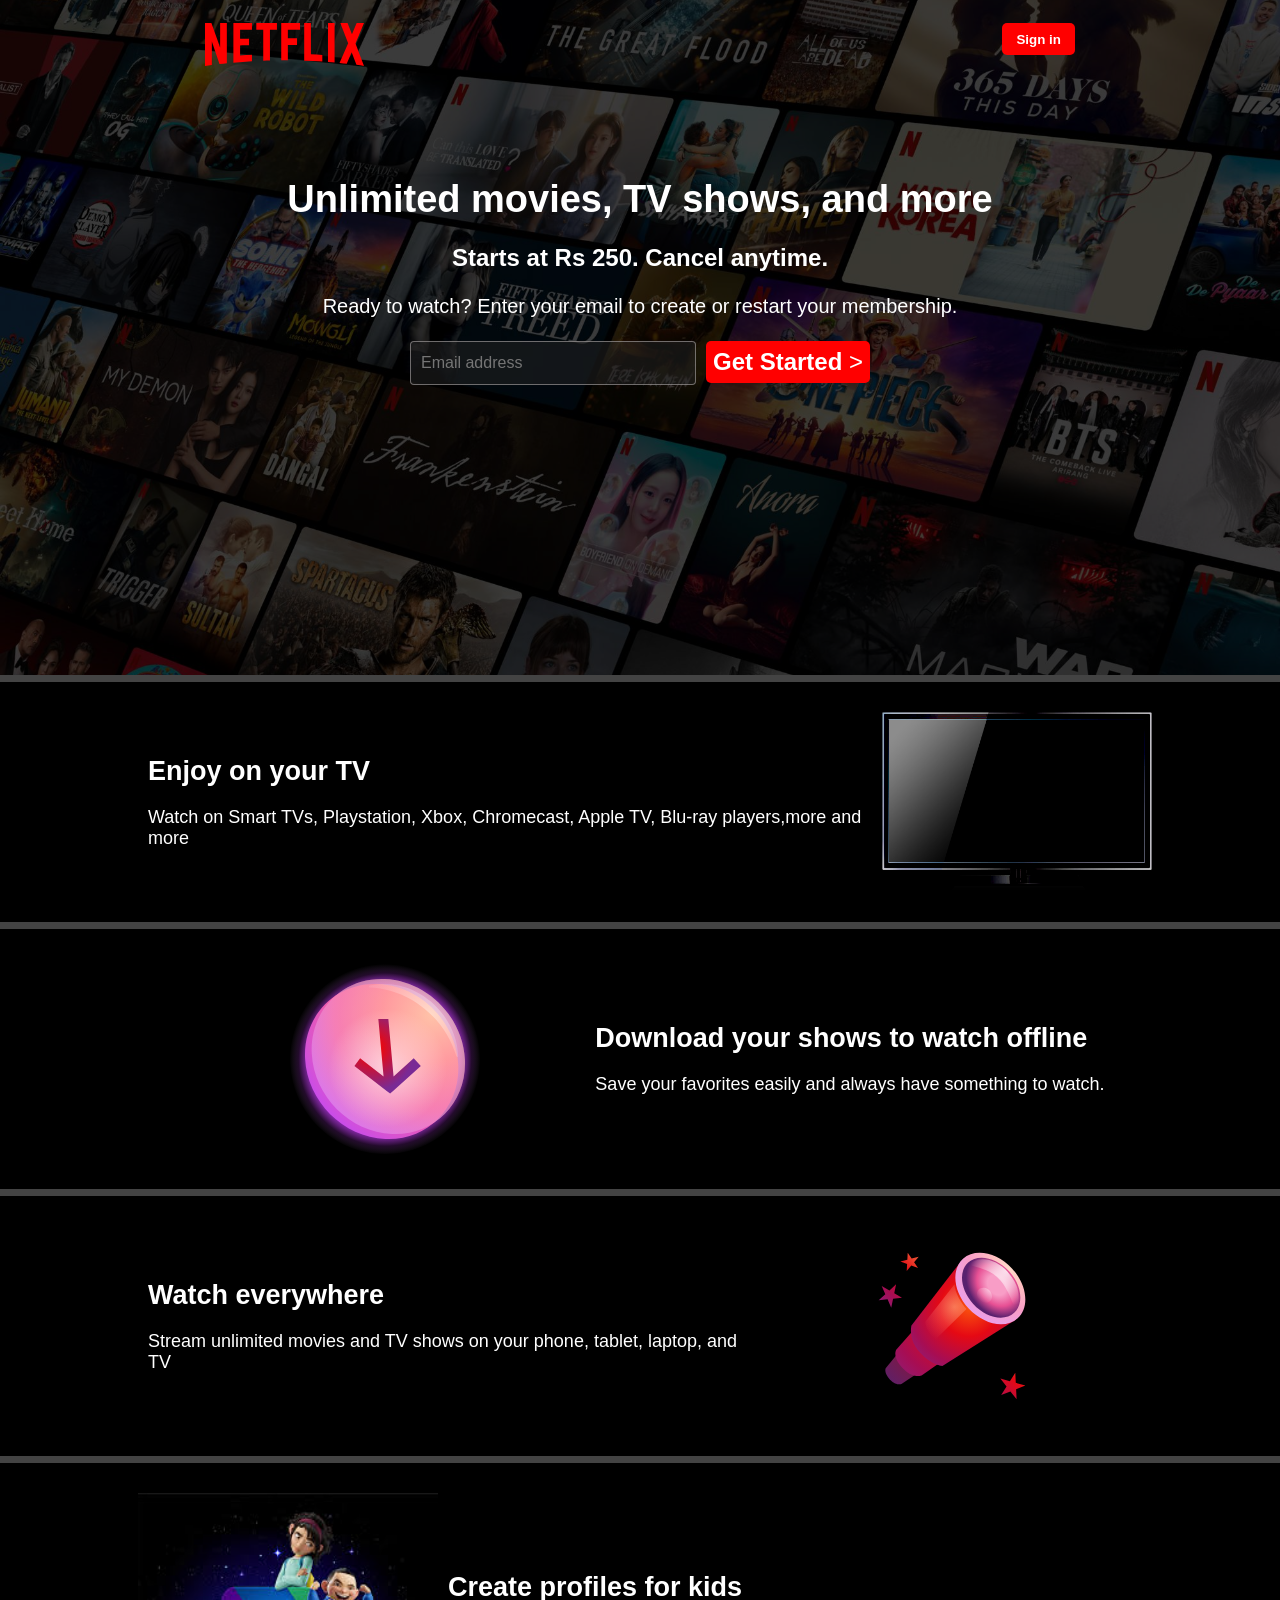
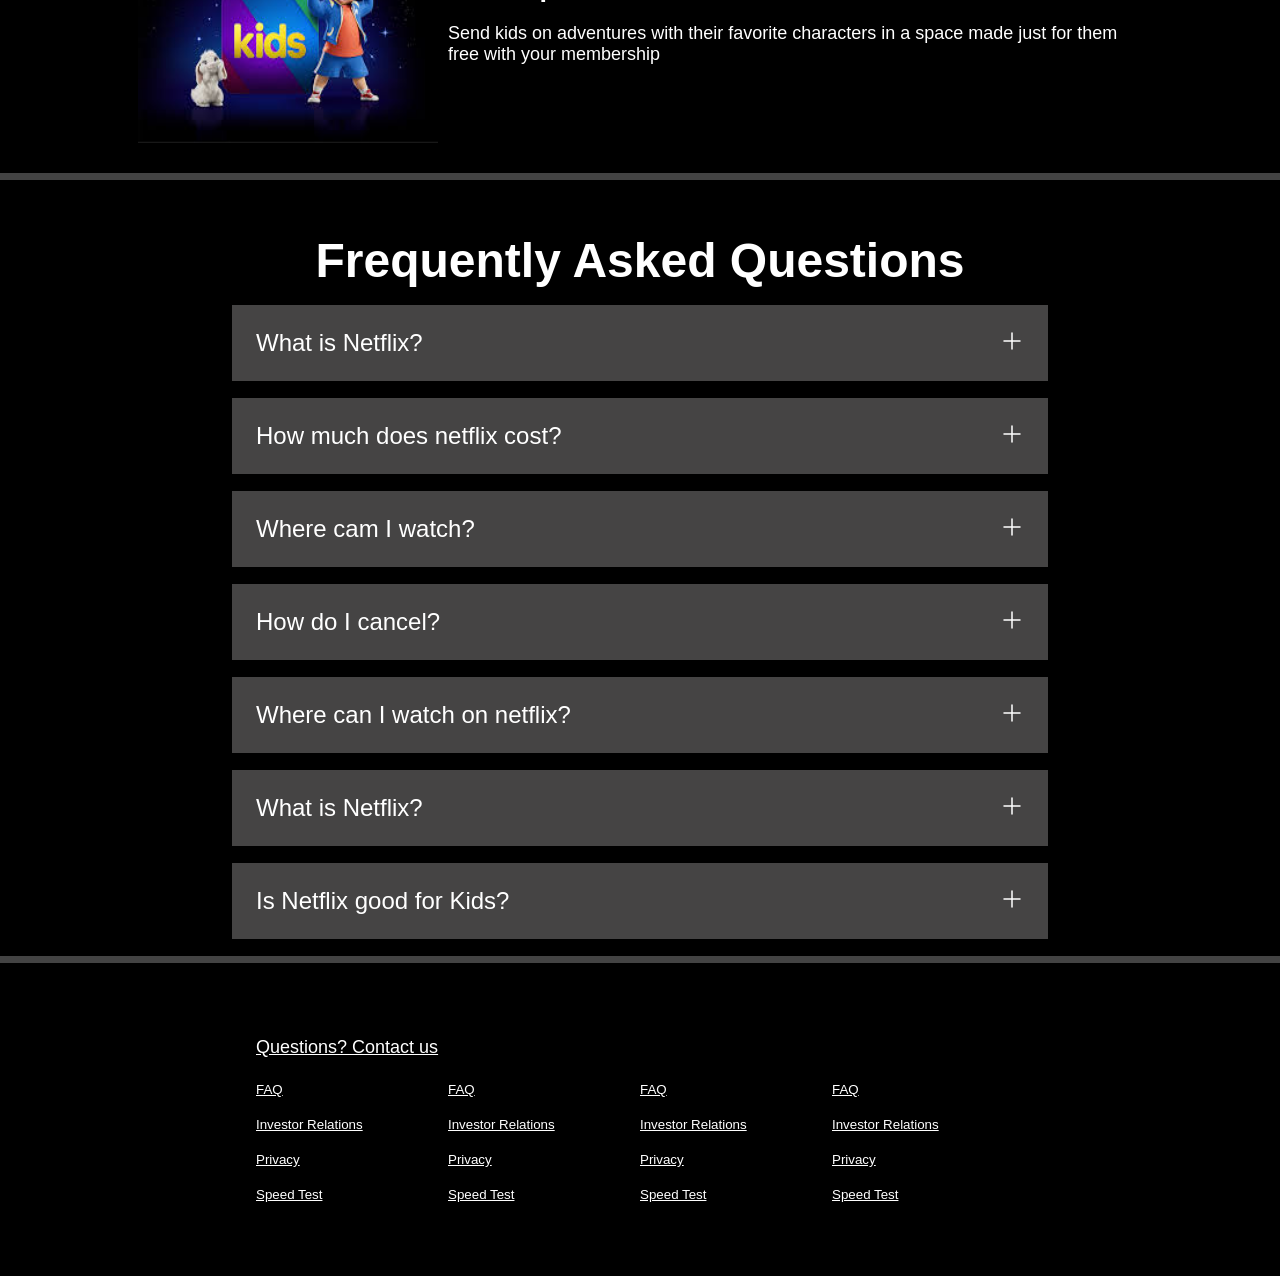
<file: index.html>
<!DOCTYPE html>
<html lang="en">

<head>
    <meta charset="UTF-8">
    <meta name="viewport" content="width=device-width, initial-scale=1.0">
    <title>Netflix Pakistan-Watch TV Shows Online,Watch Movies Online</title>
    <link rel="icon" href="favicon.ico">
    <link rel="stylesheet" href="style.css">
</head>

<body>
    <div class="img">
        <div class="nav">
            <div class="logo"><img src="logo.svg" height="43px"></div>
            <div class="button"><button>Sign in</button></div>
        </div>
        <div class="box"></div>
        <div class="text">
            <div>Unlimited movies, TV shows, and more</div>
            <div>Starts at Rs 250. Cancel anytime.</div>
            <div>Ready to watch? Enter your email to create or restart your membership.</div>
            <div class="bar">
                <input type="text" placeholder="Email address">
                <button><span>Get Started </span><span>&gt;</span>
                </button>
            </div>
        </div>
    </div>
    <div class="gray"></div>
    <section class="first">
        <div>
            <h1>Enjoy on your TV</h1>
            <p>
                Watch on Smart TVs, Playstation, Xbox, Chromecast, Apple TV, Blu-ray players,more and more</p>
        </div>

        <div class="img1">
            <img src="img3.png" class="logo2" width="270px" height="180px" >
            <video src="video1.mp4" autoplay loop muted></video>
        </div>


    </section>
    <div class="gray"></div>
    <section class="first second">
        <div class="img1">
            <img src="logo3.svg" class="logo3" width="400px" height="200px">
        </div>
        <div>
            <h1>Download your shows to watch offline</h1>
            <p>Save your favorites easily and always have something to watch.</p>
        </div>
    </section>
    <div class="gray"></div>
    <section class="first third">
        <div>
            <h1>Watch everywhere</h1>
            <p>
                Stream unlimited movies and TV shows on your phone, tablet, laptop, and TV</p>
        </div>
        <div class="img1">
            <img src="logo4.svg" class="logo4" width="400px" height="200px">
        </div>
    </section>
    <div class="gray"></div>
    <section class="first forth">
        <div class="img1">
            <img src="img2.jpg" class="logo5" width="300px" height="250px">
        </div>
        <div>
            <h1>Create profiles for kids</h1>
            <p>
                Send kids on adventures with their favorite characters in a space made just for them free with your
                membership</p>
        </div>
    </section>
    <div class="gray"></div>
    <section class="faq">
        <h2>Frequently Asked Questions</h2>
        <div class="box1">
            
            <span>What is Netflix?</span>
            <svg xmlns="http://www.w3.org/2000/svg" viewBox="0 0 24 24" width="24" height="24" color="currentColor" fill="none" stroke="currentColor" stroke-width="1.5" stroke-linecap="round" stroke-linejoin="round">
    <path d="M12 4V20M20 12H4" />
</svg>
        </div>
        <div class="box1">
            
            <span>How much does netflix cost?</span>
            <svg xmlns="http://www.w3.org/2000/svg" viewBox="0 0 24 24" width="24" height="24" color="currentColor" fill="none" stroke="currentColor" stroke-width="1.5" stroke-linecap="round" stroke-linejoin="round">
    <path d="M12 4V20M20 12H4" />
</svg>
        </div>
        <div class="box1">
            
            <span>Where cam I watch?</span>
            <svg xmlns="http://www.w3.org/2000/svg" viewBox="0 0 24 24" width="24" height="24" color="currentColor" fill="none" stroke="currentColor" stroke-width="1.5" stroke-linecap="round" stroke-linejoin="round">
    <path d="M12 4V20M20 12H4" />
</svg>
        </div>
        <div class="box1">
            
            <span>How do I cancel?</span>
            <svg xmlns="http://www.w3.org/2000/svg" viewBox="0 0 24 24" width="24" height="24" color="currentColor" fill="none" stroke="currentColor" stroke-width="1.5" stroke-linecap="round" stroke-linejoin="round">
    <path d="M12 4V20M20 12H4" />
</svg>
        </div>
        <div class="box1">
            
            <span>Where can I watch on netflix?</span>
            <svg xmlns="http://www.w3.org/2000/svg" viewBox="0 0 24 24" width="24" height="24" color="currentColor" fill="none" stroke="currentColor" stroke-width="1.5" stroke-linecap="round" stroke-linejoin="round">
    <path d="M12 4V20M20 12H4" />
</svg>
        </div>
        <div class="box1">
            
            <span>What is Netflix?</span>
            <svg xmlns="http://www.w3.org/2000/svg" viewBox="0 0 24 24" width="24" height="24" color="currentColor" fill="none" stroke="currentColor" stroke-width="1.5" stroke-linecap="round" stroke-linejoin="round">
    <path d="M12 4V20M20 12H4" />
</svg>
        </div>
        </div>
        <div class="box1">
            
            <span>Is Netflix good for Kids?</span>
            <svg xmlns="http://www.w3.org/2000/svg" viewBox="0 0 24 24" width="24" height="24" color="currentColor" fill="none" stroke="currentColor" stroke-width="1.5" stroke-linecap="round" stroke-linejoin="round">
    <path d="M12 4V20M20 12H4" />
</svg>
        </div>
    </section>
     <div class="gray"></div>
     <footer>
        <span><a href="Questions? Contact us">Questions? Contact us</a></span>
        <div class="footer">
            <div>
                <a href="faq">FAQ</a>
                <a href="Invstor Relations">Investor Relations</a>
                <a href="faq">Privacy</a>
                <a href="faq">Speed Test</a>
            </div>
             <div>
                <a href="faq">FAQ</a>
                <a href="Invstor Relations">Investor Relations</a>
                <a href="faq">Privacy</a>
                <a href="faq">Speed Test</a>
            </div>
             <div>
                <a href="faq">FAQ</a>
                <a href="Invstor Relations">Investor Relations</a>
                <a href="faq">Privacy</a>
                <a href="faq">Speed Test</a>
            </div>
             <div>
                <a href="faq">FAQ</a>
                <a href="Invstor Relations">Investor Relations</a>
                <a href="faq">Privacy</a>
                <a href="faq">Speed Test</a>
            </div>
        </div>
     </footer>
</body>

</html>
</file>
<file: style.css>
*{
    padding: 0;
    margin: 0;
    color: white;
    font-family: sans-serif;
}
body{
    background-color: black;
}

.img{
    background-image: url("./img1.jpg");
    height: 75vh;
    position: relative;
    background-position: center center;
    background-repeat: no-repeat;
    background-size: cover;
}
.box{
    background-color: black;
    height: 75vh;
    width: 100%;
    opacity: 0.69;
    position: absolute;
    top: 0;
}
.nav{
    /* background-color:yellow; */
    /* box-shadow: 3; */
    display: flex;
justify-content: space-between;
max-width: 68vw;
height: 62px;
padding: 23px 14px;
margin: auto;
position: relative;
z-index: 10;
}
.nav .logo{
width: 113px;
height: 55px;
}
 .button button{
    background-color: red;
    width: 73px;
    border: red;
    height: 32px;
    border-radius: 5px;
    color: white;
    font-weight: 600;
    cursor: pointer;
}
.text{
    /* border: 2px solid red; */
    
    height: calc(100%-62px);
    margin: auto;
    margin-top: 60px;
    color: white;
    display: flex;
    flex-direction: column;
    align-items: center;
    justify-content: center;
    font-family:  Netflix Sans, Helvetica Neue, Segoe UI, Roboto, Ubuntu, sans-serif;
    position: relative;
    z-index: 10;
    gap: 23px;
    padding:10px 30px;
    }
    .text div:first-child{
        font-weight: bolder;
        font-size: 38px;
        text-align: center;
        }
        @media screen and (max-width:880px){
            .text div:first-child{
                display: flex;
                flex-wrap: wrap;
                margin: 0 10px;
                font-size: 28px;
                font-weight: bold;
            }
        }
         .text div:nth-child(2){
            font-size: 24px;
            font-weight: 650;
            text-align: center;
         }
         @media screen and (max-width:880px){
            .text div:nth-child(2){
                display: flex;
                flex-wrap: wrap;
                margin: 0 20px;
                font-size: 18px;
            }
        }
         .text div:nth-child(3){
            font-size: 20px;
         }
         @media screen and (max-width:880px){
            .text div:nth-child(3){
                display: flex;
                flex-wrap: wrap;
                margin: 0 20px;
                font-size: 17px;
            }
        }
         .bar{
            display: flex;
            gap: 10px;
         }
         .bar input{
            height: 42px;
            text-align: center;
            width: 264px;
            text-align: left;
            background-color: rgba(37, 37, 37, 0.5);
            font-size: medium;
            color: white;
            border: 0.5px solid rgba(202, 196, 196, 0.5);
            border-radius: 4px;
            padding: 0 10px;
         }
         @media screen and (max-width:880px){
            .bar input{
                width: 200px;
            }
        }
         .bar button{
            height: 42px;
            width: 164px;
            background-color: red;
            border: none;
            border-radius: 5px;
            color: white;
            cursor: pointer;
            
         }
         @media screen and (max-width:880px){
            
            .bar button{
                width: 110px;
            }
        }
        
         .bar button span:first-child{
font-weight: bolder;
            font-size: x-large;
         }
         @media screen and (max-width:880px){
            .bar button span:first-child{
                font-size: medium;
            }
        }
         .bar button span:nth-child(2){
            font-size: x-large;
            font-weight: 500;
           
         }
         @media screen and (max-width:880px){
            .bar button span:nth-child(2){
                font-size: medium;
                font-weight: 200;
            }
        }
         .gray{
            height: 7px;
background-color: rgb(67, 67, 67);         }
.first{
    color: white;
}
.first{
    display: flex;
    max-width: 80vw;
    /* height: 45vh; */
    justify-content: center;
    align-items: center;
    margin: auto;
    margin-top: 30px;
    margin-bottom: 30px;
    /* flex-wrap: wrap; */
    /* margin-right: 10px; */
   
}
@media screen and (max-width:880px) {
   .first{
    flex-wrap: wrap;
   } 
}
.first div:first-child{
    font-size: large;
   font-family: sans-serif;
display: flex;
flex-direction: column;
gap: 20px;
margin-left: 10px;}
.first div:nth-child(2){
    font-size: large;
   font-family: sans-serif;
display: flex;
flex-direction: column;
gap: 20px;}
.first div p{
    margin-left: 10px;
}
.first div h1{
    margin-left: 10px;
}

.img1{
    position: relative;

}
.img1 video{
    height: 277px;
    width: 250px;
position: absolute;
top: -59px;
z-index: 10;
left: 8px;
}
@media screen and (max-width:880px){
    .img1{
        margin-top: 35px;
    }
}
.faq{
    margin-top:53px ;
}
.faq h2{
    text-align:center ;
    font-size: 48px;
}
@media screen and (max-width:880px){
            .faq h2{
                margin-left: 10px;
            }
        }
.box1{
    transition: all 1s ease-out;
    display: flex;
    background-color: rgb(69, 68, 68);
    padding: 24px;
    max-width: 60vw;
    margin: 17px auto;
    justify-content: space-between;
    cursor: pointer;
    font-size: 24px;

}
.box1:hover{
    background-color: gray;
}
footer{
    max-width: 60vw;
    margin: 74px auto;
    
}
footer span{
    font-size: large;
}
.footer{
    margin-top: 24px;
    display: grid;
    grid-template-columns: 1fr 1fr 1fr 1fr;
}
@media screen and (max-width:880px){
    .footer{
        display: grid;
    grid-template-columns: 1fr 1fr;
      gap: 25px;
}}
.footer div{
    display: flex;
    flex-direction: column;
    gap: 20px;
    font-size: smaller;
    
}
</file>
